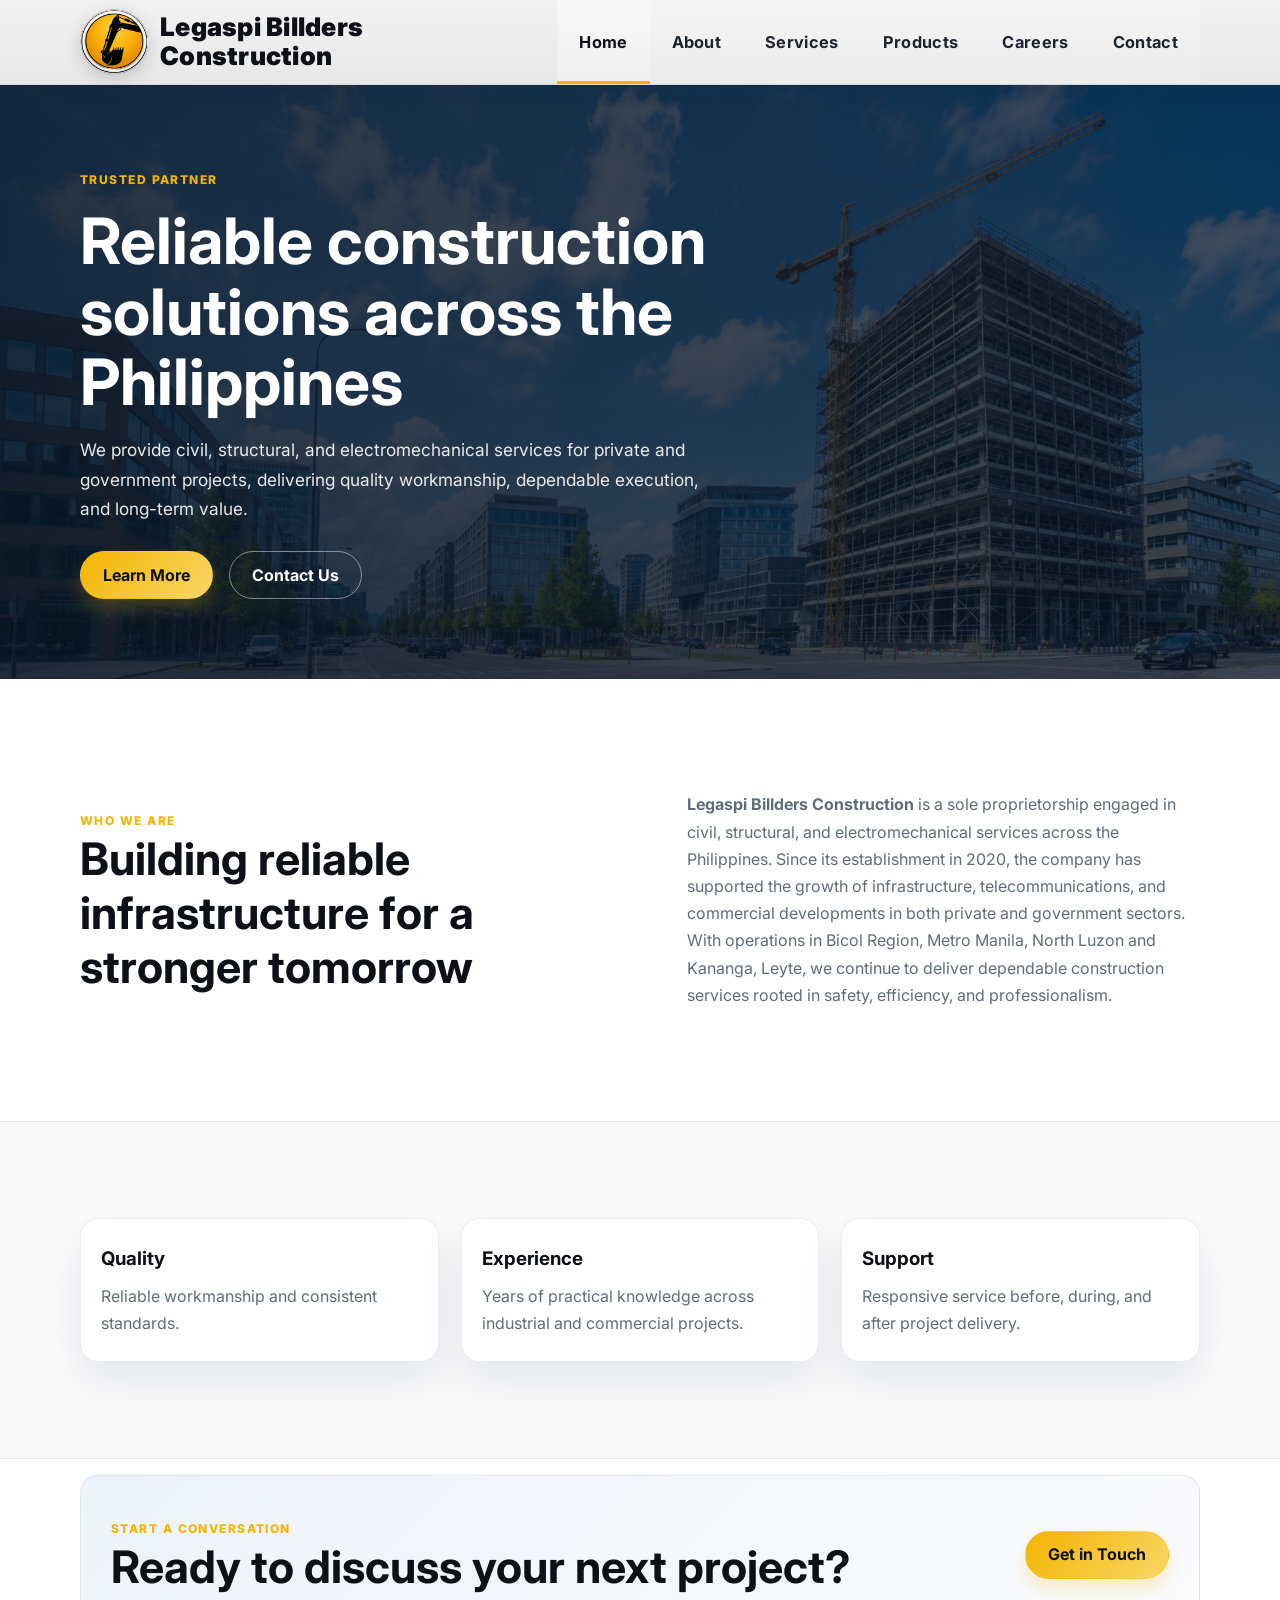
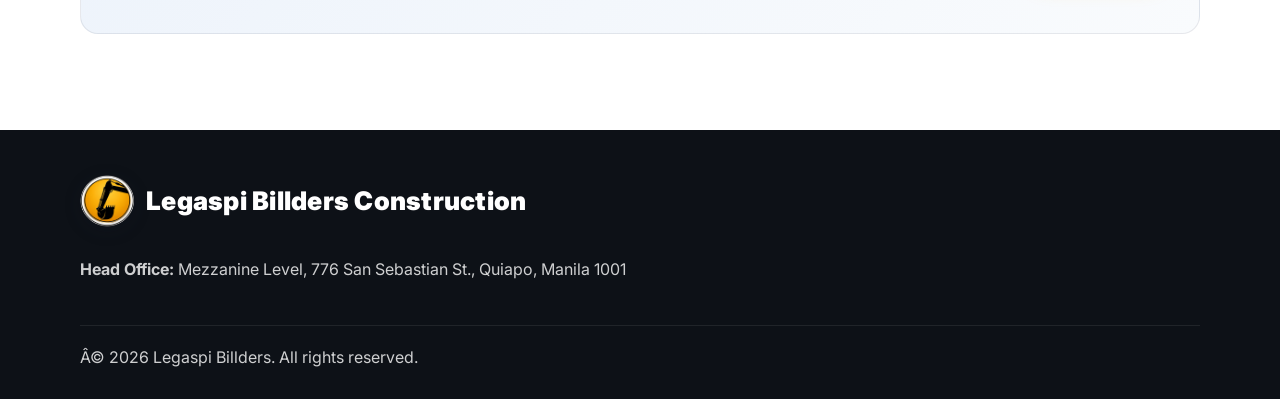
<file: index.html>
﻿<!DOCTYPE html>
<html lang="en">
  <head>
    <meta charset="UTF-8" />
    <meta name="viewport" content="width=device-width, initial-scale=1.0" />
    <title>Legaspi Billders Construction</title>
    <meta name="description" content="Legaspi Billders Construction specializes in civil, structural, and electromechanical services for infrastructure, telecom, and commercial projects across the Philippines." />
    <link rel="preconnect" href="https://fonts.googleapis.com" />
    <link rel="preconnect" href="https://fonts.gstatic.com" crossorigin />
    <link href="https://fonts.googleapis.com/css2?family=Inter:wght@400;500;600;700;800&display=swap" rel="stylesheet" />
    <link rel="stylesheet" href="css/style.css" />
  </head>
  <body>
    <header class="site-header">
      <div class="container nav">
        <div class="brand">
          <img src="assets/logo.svg" alt="Legaspi Billders Construction logo" class="brand-logo" />
          <span id="brand-name">Legaspi Billders Construction</span>
        </div>
        <nav class="main-nav" aria-label="Main navigation">
          <a href="index.html" class="active">Home</a>
          <a href="about.html">About</a>
          <a href="services.html">Services</a>
          <a href="products.html">Products</a>
          <a href="careers.html">Careers</a>
          <a href="contact.html">Contact</a>
        </nav>
      </div>
    </header>

    <main>
      <section class="hero">
        <div class="hero-overlay"></div>
        <div class="container hero-inner">
          <div class="hero-copy">
            <span class="eyebrow">Trusted partner</span>
            <h1 id="hero-title">Reliable construction solutions across the Philippines</h1>
            <p id="hero-subtitle">
              We provide civil, structural, and electromechanical services for private and government projects, delivering quality workmanship, dependable execution, and long-term value.
            </p>
            <div class="hero-actions">
              <a class="btn btn-primary" href="about.html">Learn More</a>
              <a class="btn btn-secondary" href="contact.html">Contact Us</a>
            </div>
          </div>
        </div>
      </section>

      <section class="section intro">
        <div class="container two-col">
          <div>
            <span class="section-tag">Who We Are</span>
            <h2 id="about-title">Building reliable infrastructure for a stronger tomorrow</h2>
          </div>
          <div>
            <p id="about-summary">
              <strong>Legaspi Billders Construction</strong> is a sole proprietorship engaged in civil, structural, and electromechanical services across the Philippines. Since its establishment in 2020, the company has supported the growth of infrastructure, telecommunications, and commercial developments in both private and government sectors. With operations in Bicol Region, Metro Manila, North Luzon and Kananga, Leyte, we continue to deliver dependable construction services rooted in safety, efficiency, and professionalism.
            </p>
          </div>
        </div>
      </section>

      <section class="section highlight-band">
        <div class="container three-col">
          <div class="info-box">
            <h3>Quality</h3>
            <p>Reliable workmanship and consistent standards.</p>
          </div>
          <div class="info-box">
            <h3>Experience</h3>
            <p>Years of practical knowledge across industrial and commercial projects.</p>
          </div>
          <div class="info-box">
            <h3>Support</h3>
            <p>Responsive service before, during, and after project delivery.</p>
          </div>
        </div>
      </section>

      <section class="section cta-section">
        <div class="container cta-box">
          <div>
            <span class="section-tag">Start a conversation</span>
            <h2>Ready to discuss your next project?</h2>
          </div>
          <a class="btn btn-primary" href="contact.html">Get in Touch</a>
        </div>
      </section>
    </main>

    <footer class="site-footer">
      <div class="container footer-inner">
        <div>
          <div class="brand footer-brand">
            <img src="assets/logo.svg" alt="Legaspi Billders Construction logo" class="brand-logo footer-logo" />
            <span id="footer-brand">Legaspi Billders Construction</span>
          </div>
          <p><strong>Head Office:</strong> <span id="footer-head-office">Mezzanine Level, 776 San Sebastian St., Quiapo, Manila 1001</span></p>
        </div>
      </div>
      <div class="container footer-bottom">
        <p>Â© <span id="year"></span> <span id="company-short">Legaspi Billders Construction</span>. All rights reserved.</p>
      </div>
    </footer>

    <script src="js/site-data.js"></script>
  </body>
</html>
</file>
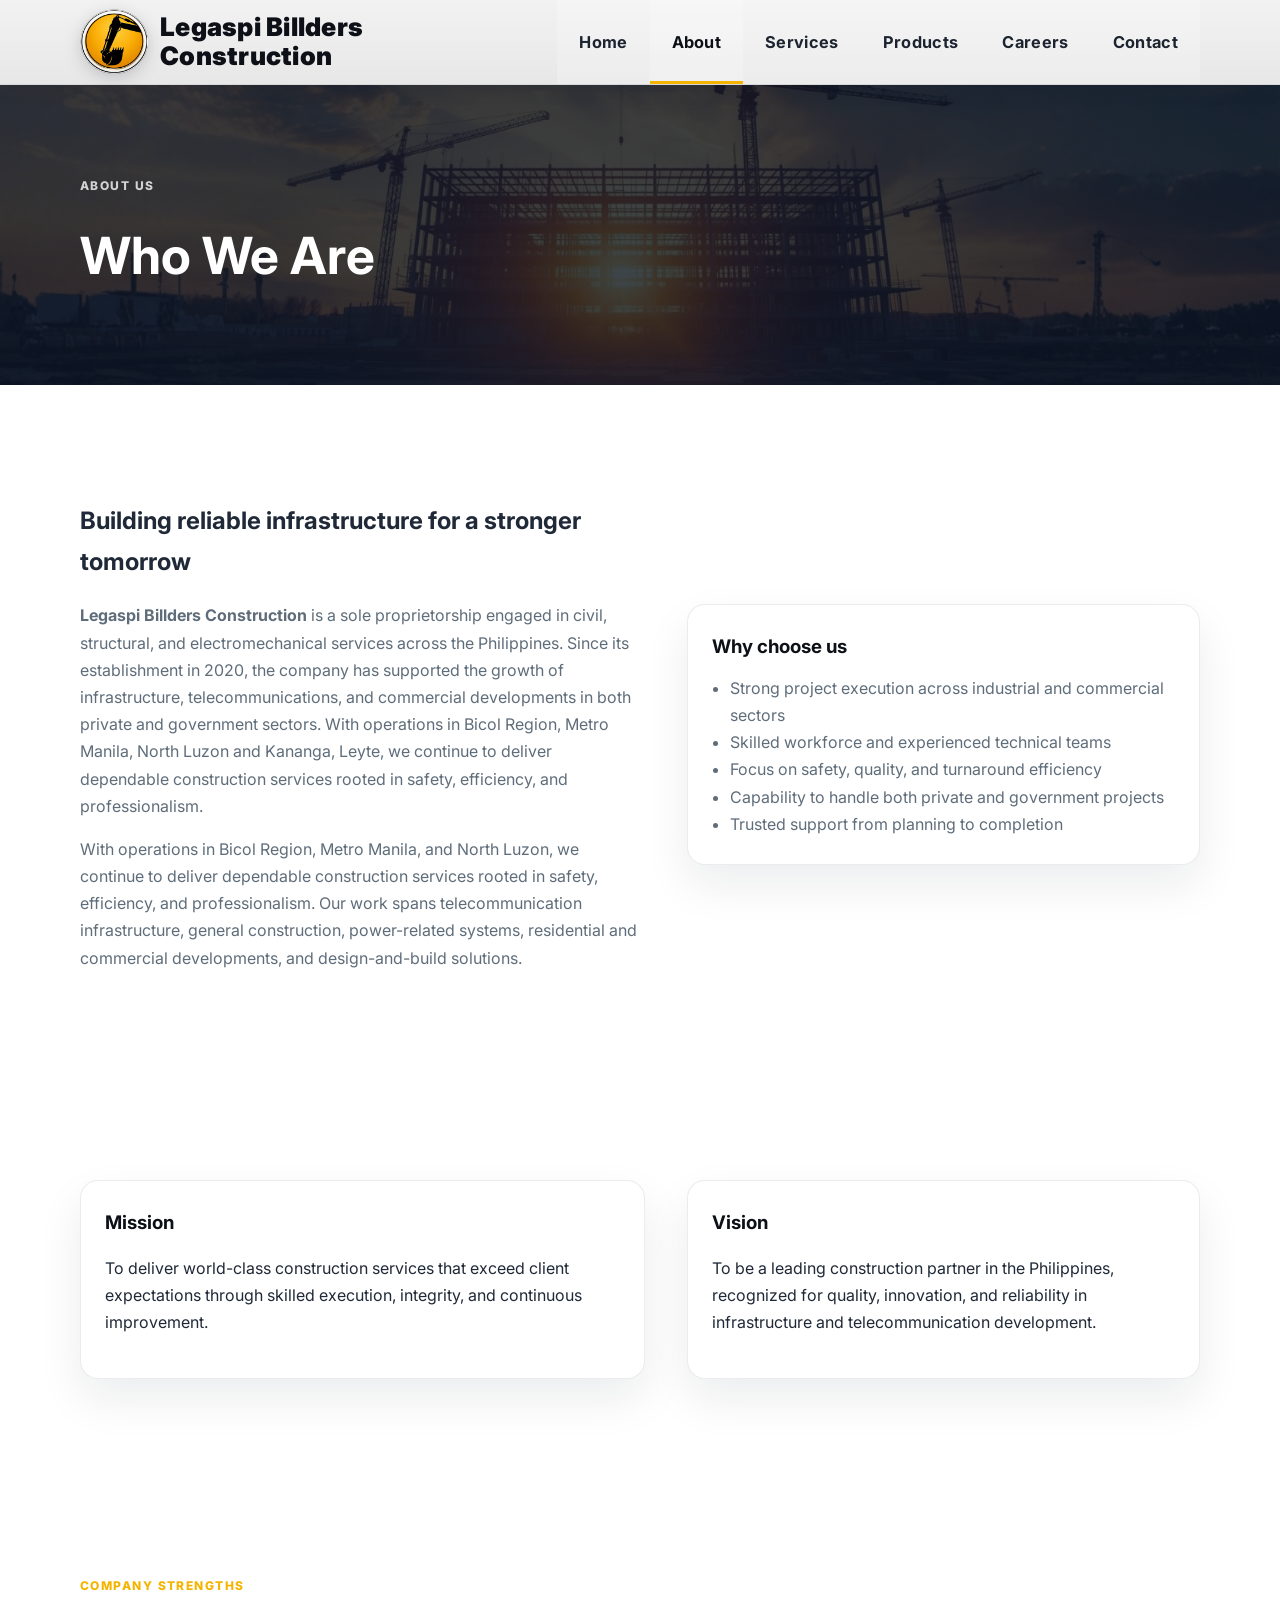
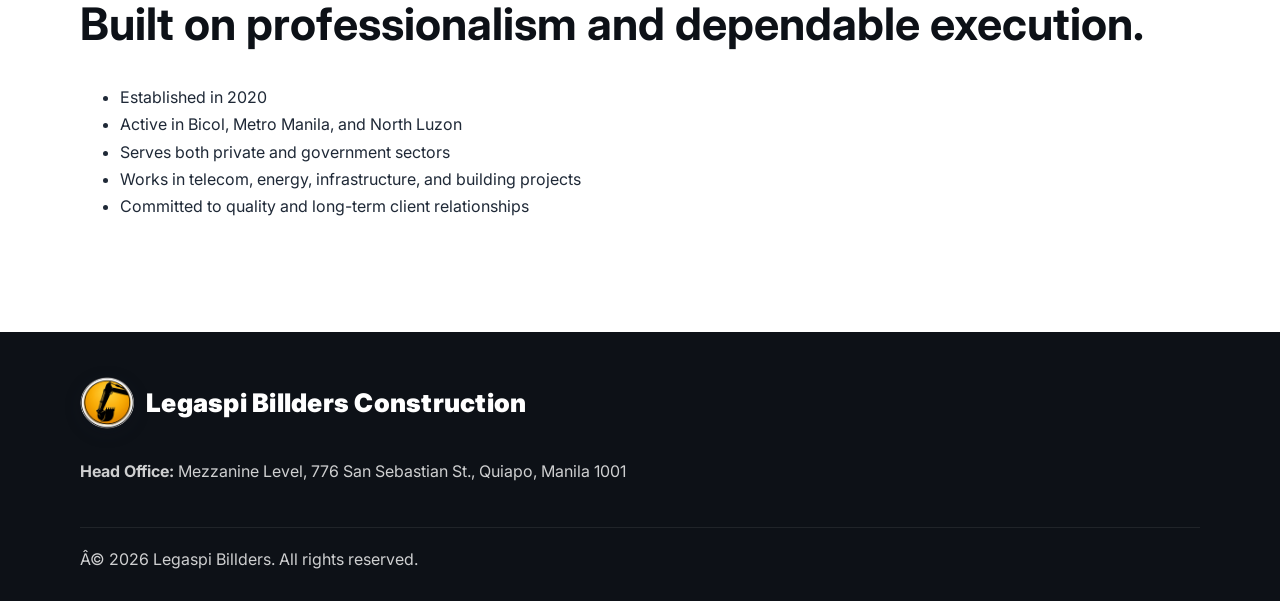
<file: about.html>
﻿<!DOCTYPE html>
<html lang="en">
  <head>
    <meta charset="UTF-8" />
    <meta name="viewport" content="width=device-width, initial-scale=1.0" />
    <title>About | Legaspi Billders Construction</title>
    <meta name="description" content="Learn more about Legaspi Billders Construction, our mission, vision, and commitment to dependable construction across the Philippines." />
    <link rel="preconnect" href="https://fonts.googleapis.com" />
    <link rel="preconnect" href="https://fonts.gstatic.com" crossorigin />
    <link href="https://fonts.googleapis.com/css2?family=Inter:wght@400;500;600;700;800&display=swap" rel="stylesheet" />
    <link rel="stylesheet" href="css/style.css" />
  </head>
  <body class="page-about">
    <header class="site-header">
      <div class="container nav">
        <div class="brand">
          <img src="assets/logo.svg" alt="Legaspi Billders Construction logo" class="brand-logo" />
          <span id="brand-name">Legaspi Billders Construction</span>
        </div>
        <nav class="main-nav" aria-label="Main navigation">
          <a href="index.html">Home</a>
          <a href="about.html" class="active">About</a>
          <a href="services.html">Services</a>
          <a href="products.html">Products</a>
          <a href="careers.html">Careers</a>
          <a href="contact.html">Contact</a>
        </nav>
      </div>
    </header>

    <main>
      <section class="page-hero small-hero">
        <div class="page-hero-overlay"></div>
        <div class="container page-hero-inner">
          <span class="section-tag light">About Us</span>
          <h1>Who We Are</h1>
        </div>
      </section>

      <section class="section">
        <div class="container content-grid">
          <div>
            <h2 id="about-title">Building reliable infrastructure for a stronger tomorrow</h2>
            <p id="about-summary">
              Legaspi Billders Construction is a sole proprietorship engaged in civil, structural, and electromechanical services across the Philippines. Since its establishment in 2020, the company has supported the growth of infrastructure, telecommunications, and commercial developments in both private and government sectors.
            </p>
            <p>
              With operations in Bicol Region, Metro Manila, and North Luzon, we continue to deliver dependable construction services rooted in safety, efficiency, and professionalism. Our work spans telecommunication infrastructure, general construction, power-related systems, residential and commercial developments, and design-and-build solutions.
            </p>
          </div>
          <div class="info-panel">
            <h3>Why choose us</h3>
            <ul id="why-list">
              <li>Strong project execution across industrial and commercial sectors</li>
              <li>Skilled workforce and experienced technical teams</li>
              <li>Focus on safety, quality, and turnaround efficiency</li>
              <li>Capability to handle both private and government projects</li>
              <li>Trusted support from planning to completion</li>
            </ul>
          </div>
        </div>
      </section>

      <section class="section">
        <div class="container two-col">
          <div class="info-panel">
            <h3>Mission</h3>
            <p id="mission-text">To deliver world-class construction services that exceed client expectations through skilled execution, integrity, and continuous improvement.</p>
          </div>
          <div class="info-panel">
            <h3>Vision</h3>
            <p id="vision-text">To be a leading construction partner in the Philippines, recognized for quality, innovation, and reliability in infrastructure and telecommunication development.</p>
          </div>
        </div>
      </section>

      <section class="section">
        <div class="container">
          <div class="section-header">
            <span class="section-tag">Company strengths</span>
            <h2>Built on professionalism and dependable execution.</h2>
          </div>
          <ul class="check-list" id="strengths-list">
            <li>Established in 2020</li>
            <li>Active in Bicol, Metro Manila, and North Luzon</li>
            <li>Serves both private and government sectors</li>
            <li>Works in telecom, energy, infrastructure, and building projects</li>
            <li>Committed to quality and long-term client relationships</li>
          </ul>
        </div>
      </section>
    </main>

    <footer class="site-footer">
      <div class="container footer-inner">
        <div>
          <div class="brand footer-brand">
            <img src="assets/logo.svg" alt="Legaspi Billders Construction logo" class="brand-logo footer-logo" />
            <span id="footer-brand">Legaspi Billders Construction</span>
          </div>
          <p><strong>Head Office:</strong> <span id="footer-head-office">Mezzanine Level, 776 San Sebastian St., Quiapo, Manila 1001</span></p>
        </div>
      </div>
      <div class="container footer-bottom">
        <p>Â© <span id="year"></span> <span id="company-short">Legaspi Billders Construction</span>. All rights reserved.</p>
      </div>
    </footer>

    <script src="js/site-data.js"></script>
  </body>
</html>
</file>
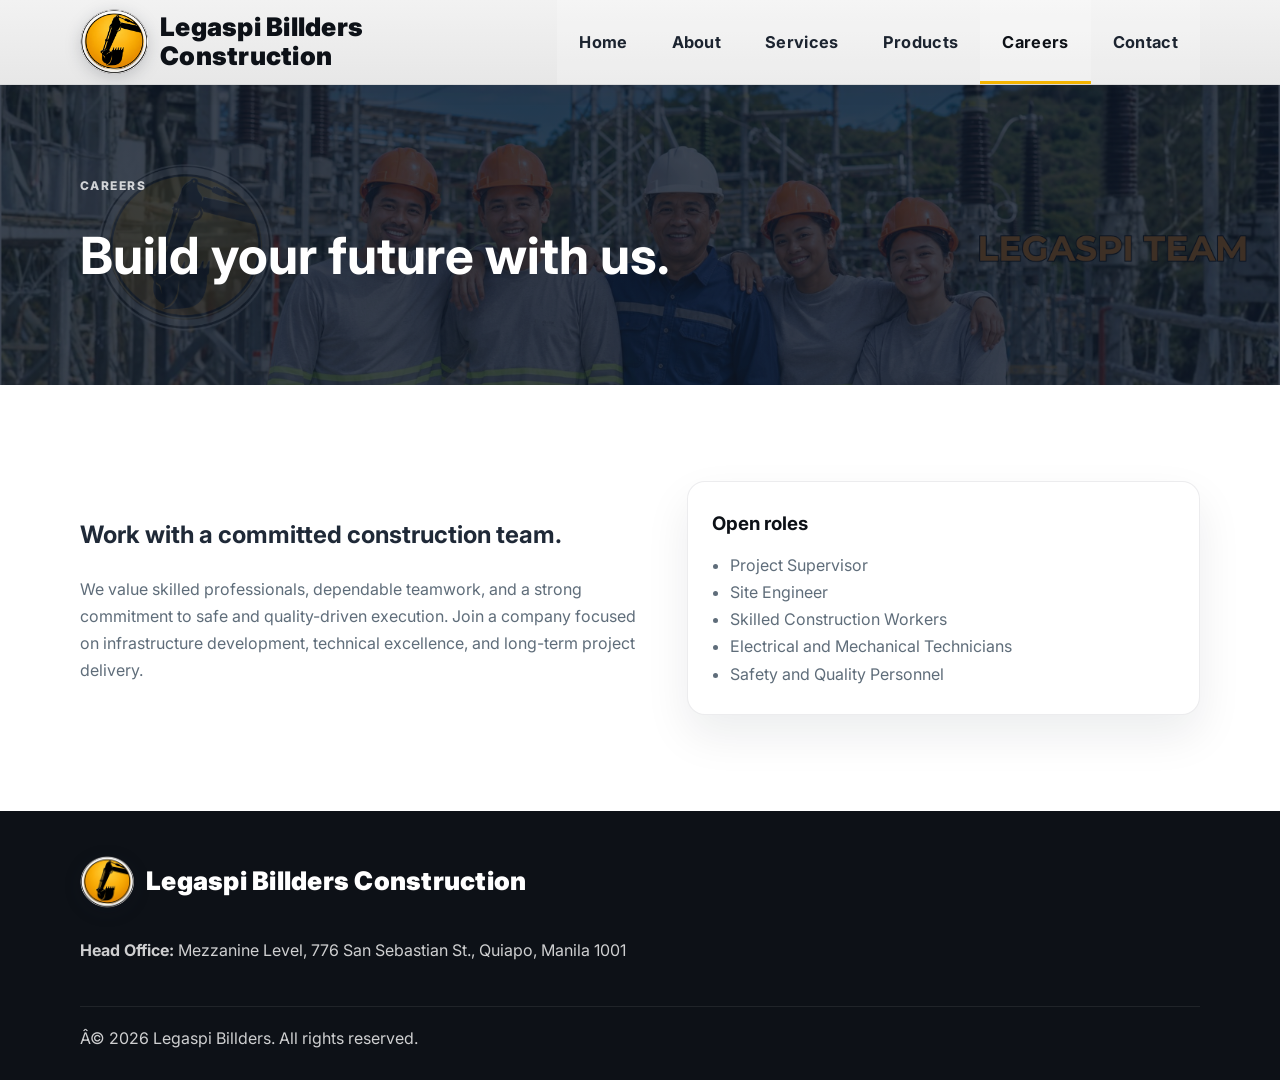
<file: careers.html>
﻿<!DOCTYPE html>
<html lang="en">
  <head>
    <meta charset="UTF-8" />
    <meta name="viewport" content="width=device-width, initial-scale=1.0" />
    <title>Careers | Legaspi Billders Construction</title>
    <meta name="description" content="Join Legaspi Billders Construction and build with a committed construction team." />
    <link rel="preconnect" href="https://fonts.googleapis.com" />
    <link rel="preconnect" href="https://fonts.gstatic.com" crossorigin />
    <link href="https://fonts.googleapis.com/css2?family=Inter:wght@400;500;600;700;800&display=swap" rel="stylesheet" />
    <link rel="stylesheet" href="css/style.css" />
  </head>
  <body class="page-careers">
    <header class="site-header">
      <div class="container nav">
        <div class="brand">
          <img src="assets/logo.svg" alt="Legaspi Billders Construction logo" class="brand-logo" />
          <span id="brand-name">Legaspi Billders Construction</span>
        </div>
        <nav class="main-nav" aria-label="Main navigation">
          <a href="index.html">Home</a>
          <a href="about.html">About</a>
          <a href="services.html">Services</a>
          <a href="products.html">Products</a>
          <a href="careers.html" class="active">Careers</a>
          <a href="contact.html">Contact</a>
        </nav>
      </div>
    </header>

    <main>
      <section class="page-hero small-hero">
        <div class="page-hero-overlay"></div>
        <div class="container page-hero-inner">
          <span class="section-tag light">Careers</span>
          <h1>Build your future with us.</h1>
        </div>
      </section>

      <section class="section">
        <div class="container content-grid">
          <div>
            <h2>Work with a committed construction team.</h2>
            <p>We value skilled professionals, dependable teamwork, and a strong commitment to safe and quality-driven execution. Join a company focused on infrastructure development, technical excellence, and long-term project delivery.</p>
          </div>
          <div class="info-panel">
            <h3>Open roles</h3>
            <ul>
              <li>Project Supervisor</li>
              <li>Site Engineer</li>
              <li>Skilled Construction Workers</li>
              <li>Electrical and Mechanical Technicians</li>
              <li>Safety and Quality Personnel</li>
            </ul>
          </div>
        </div>
      </section>
    </main>

    <footer class="site-footer">
      <div class="container footer-inner">
        <div>
          <div class="brand footer-brand">
            <img src="assets/logo.svg" alt="Legaspi Billders Construction logo" class="brand-logo footer-logo" />
            <span id="footer-brand">Legaspi Billders Construction</span>
          </div>
          <p><strong>Head Office:</strong> <span id="footer-head-office">Mezzanine Level, 776 San Sebastian St., Quiapo, Manila 1001</span></p>
        </div>
      </div>
      <div class="container footer-bottom">
        <p>Â© <span id="year"></span> <span id="company-short">Legaspi Billders Construction</span>. All rights reserved.</p>
      </div>
    </footer>

    <script src="js/site-data.js"></script>
  </body>
</html>
</file>
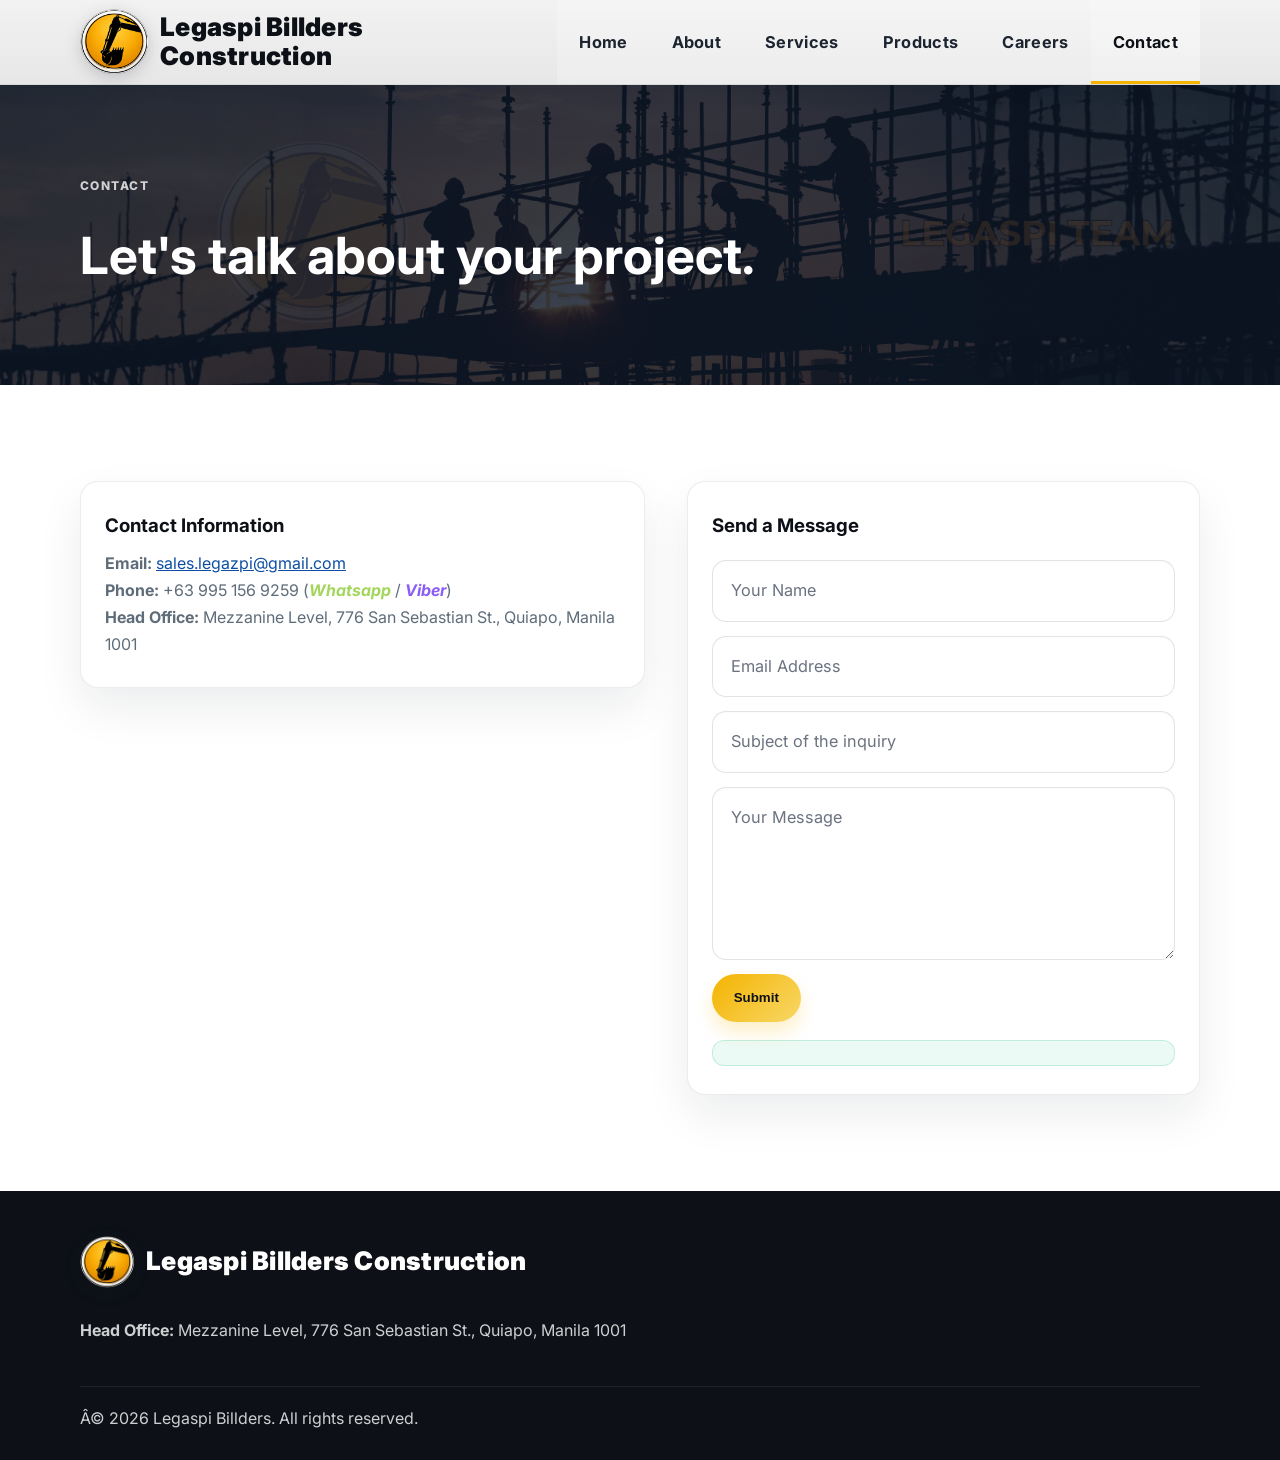
<file: contact.html>
﻿<!DOCTYPE html>
<html lang="en">
  <head>
    <meta charset="UTF-8" />
    <meta name="viewport" content="width=device-width, initial-scale=1.0" />
    <title>Contact | Legaspi Billders Construction</title>
    <meta name="description" content="Get in touch with Legaspi Billders Construction for your next construction, telecom, or infrastructure project." />
    <link rel="preconnect" href="https://fonts.googleapis.com" />
    <link rel="preconnect" href="https://fonts.gstatic.com" crossorigin />
    <link href="https://fonts.googleapis.com/css2?family=Inter:wght@400;500;600;700;800&display=swap" rel="stylesheet" />
    <link rel="stylesheet" href="css/style.css" />
  </head>
  <body class="page-contact">
    <header class="site-header">
      <div class="container nav">
        <div class="brand">
          <img src="assets/logo.svg" alt="Legaspi Billders Construction logo" class="brand-logo" />
          <span id="brand-name">Legaspi Billders Construction</span>
        </div>
        <nav class="main-nav" aria-label="Main navigation">
          <a href="index.html">Home</a>
          <a href="about.html">About</a>
          <a href="services.html">Services</a>
          <a href="products.html">Products</a>
          <a href="careers.html">Careers</a>
          <a href="contact.html" class="active">Contact</a>
        </nav>
      </div>
    </header>

    <main>
      <section class="page-hero small-hero">
        <div class="page-hero-overlay"></div>
        <div class="container page-hero-inner">
          <span class="section-tag light">Contact</span>
          <h1>Let's talk about your project.</h1>
        </div>
      </section>

      <section class="section">
        <div class="container contact-grid">
          <div class="contact-card">
            <h3>Contact Information</h3>
            <p><strong>Email:</strong> <a href="mailto:sales.legazpi@gmail.com" id="contact-email" style="color:#0d4ea3; text-decoration:underline;">sales.legazpi@gmail.com</a></p>
            <p><strong>Phone:</strong> <span id="contact-phone">+63 995 156 9259 (<strong><em style="color:#a3d65c;">Whatsapp</em></strong> / <strong><em style="color:#8a5cf6;">Viber</em></strong>)</span></p>
            <p><strong>Head Office:</strong> <span id="contact-head-office">Mezzanine Level, 776 San Sebastian St., Quiapo, Manila 1001</span></p>
          </div>
          <div class="contact-card">
            <h3>Send a Message</h3>
            <form class="contact-form" id="contactForm" action="https://formsubmit.co/sales.legazpi@gmail.com" method="POST">
              <input type="text" name="name" placeholder="Your Name" aria-label="Your Name" required />
              <input type="email" name="email" placeholder="Email Address" aria-label="Email Address" required />
              <input type="text" name="subject" placeholder="Subject of the inquiry" aria-label="Subject of the inquiry" required />
              <textarea rows="5" name="message" placeholder="Your Message" aria-label="Your Message" required></textarea>
              <input type="hidden" name="_captcha" value="false" />
              <input type="hidden" name="_subject" value="New message from Legaspi Billders website" />
              <input type="hidden" name="_next" value="https://legazpibillders.github.io/aboutus/contact.html?submitted=1" />
              <button type="submit" class="btn btn-primary">Submit</button>
            </form>
            <div id="form-status" class="form-status" aria-live="polite"></div>
          </div>
        </div>
      </section>
    </main>

    <footer class="site-footer">
      <div class="container footer-inner">
        <div>
          <div class="brand footer-brand">
            <img src="assets/logo.svg" alt="Legaspi Billders Construction logo" class="brand-logo footer-logo" />
            <span id="footer-brand">Legaspi Billders Construction</span>
          </div>
          <p><strong>Head Office:</strong> <span id="footer-head-office">Mezzanine Level, 776 San Sebastian St., Quiapo, Manila 1001</span></p>
        </div>
      </div>
      <div class="container footer-bottom">
        <p>Â© <span id="year"></span> <span id="company-short">Legaspi Billders Construction</span>. All rights reserved.</p>
      </div>
    </footer>

    <script src="js/site-data.js"></script>
    <script>
      document.addEventListener("DOMContentLoaded", () => {
        const status = document.getElementById("form-status");
        if (!status) return;

        const params = new URLSearchParams(window.location.search);
        if (params.get("submitted") === "1") {
          status.textContent = "Thank you! Your message has been sent successfully.";
          status.classList.add("success");
        }

        const form = document.getElementById("contactForm");
        if (!form) return;

        const subjectField = form.querySelector('input[name="subject"]');
        const hiddenSubject = form.querySelector('input[name="_subject"]');

        if (subjectField && hiddenSubject) {
          form.addEventListener("submit", () => {
            const value = subjectField.value.trim();
            hiddenSubject.value = value || "New message from Legaspi Billders website";
          });
        }
      });
    </script>
  </body>
</html>
</file>
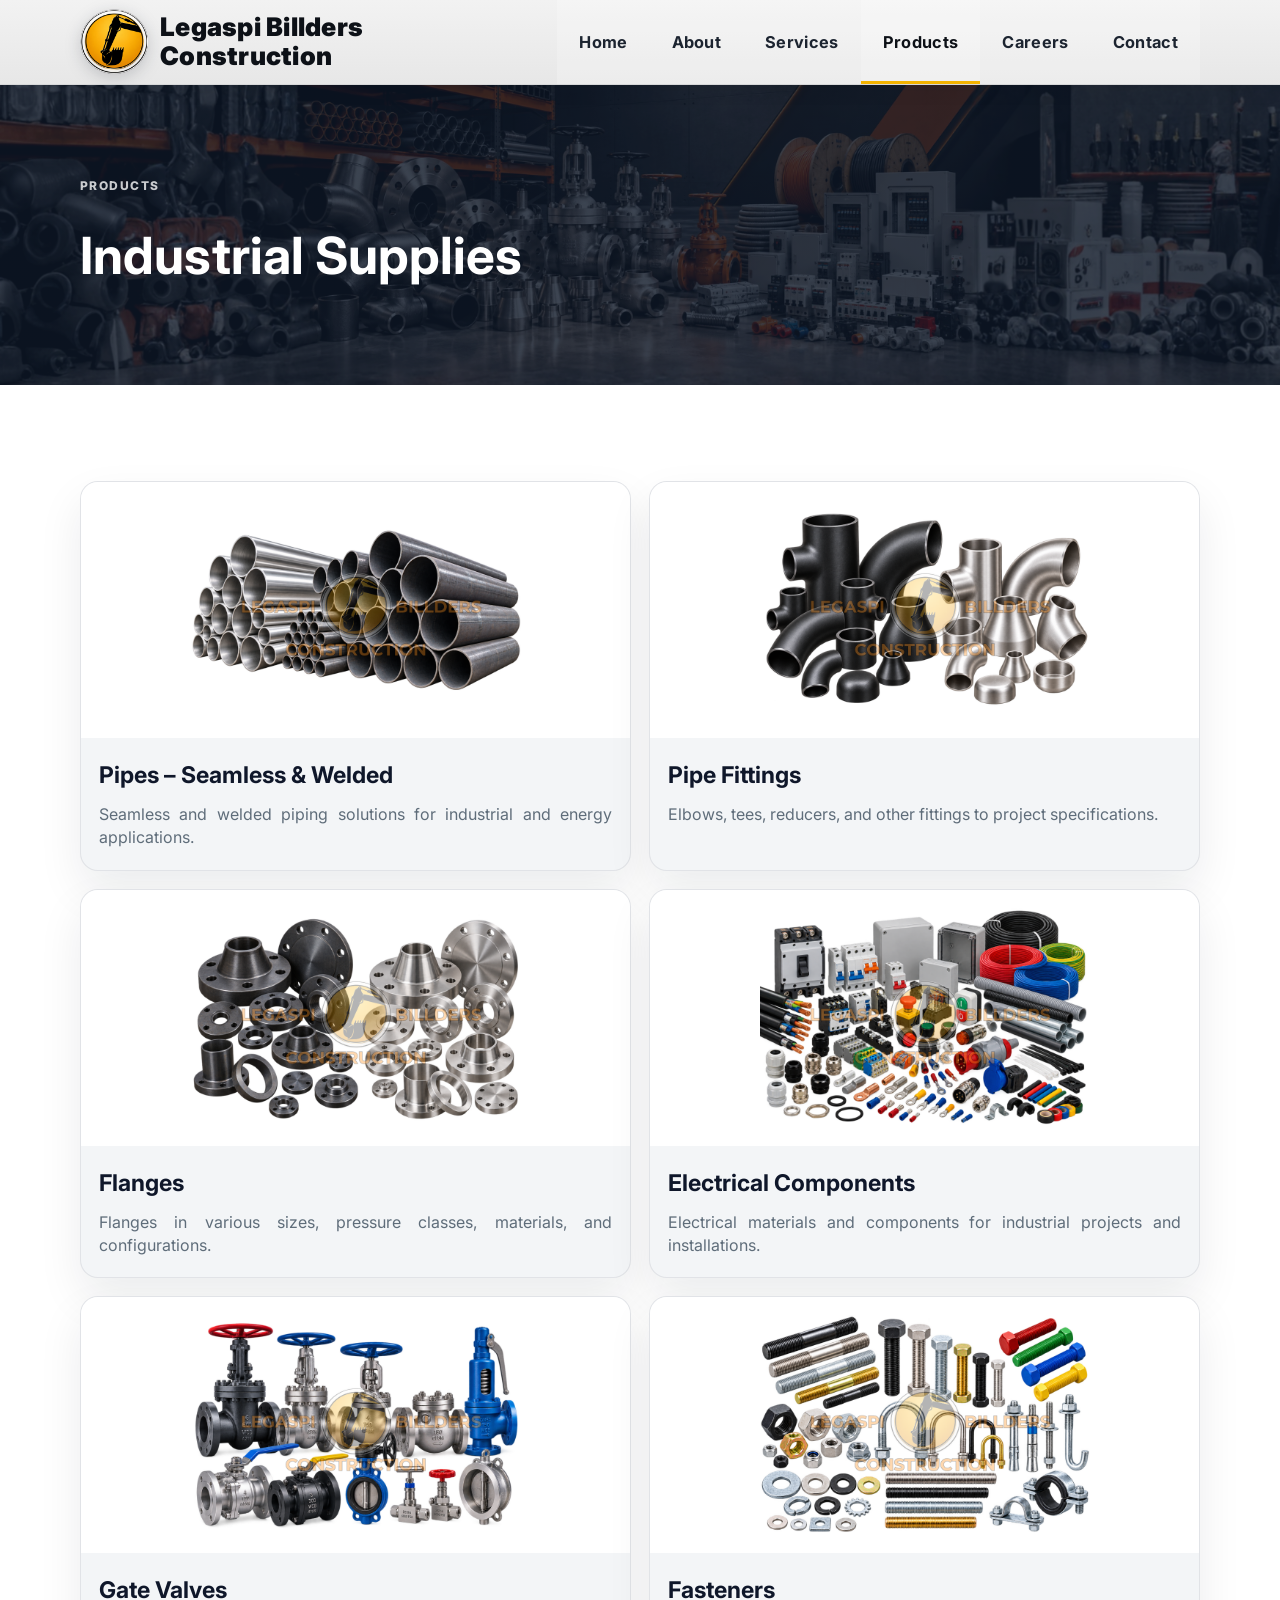
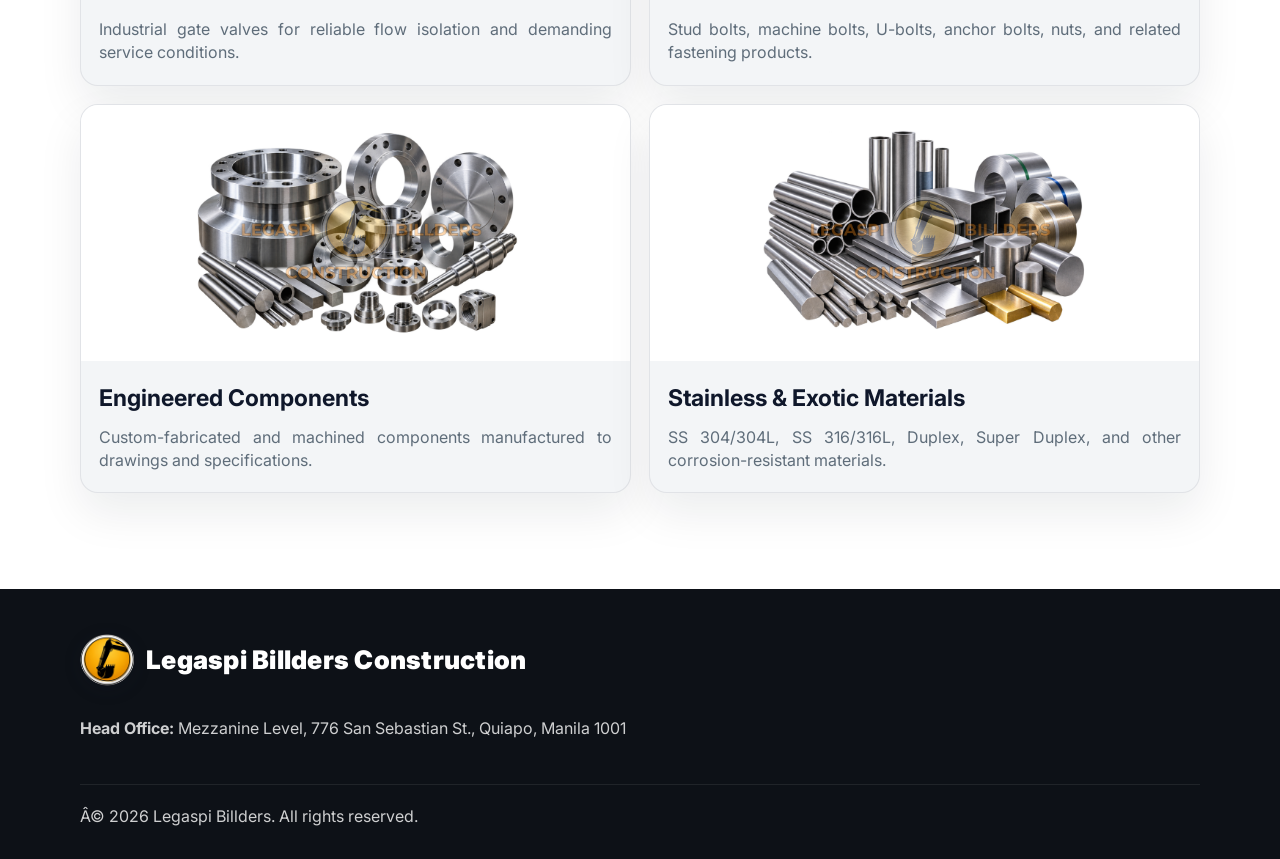
<file: products.html>
﻿<!DOCTYPE html>
<html lang="en">
  <head>
    <meta charset="UTF-8" />
    <meta name="viewport" content="width=device-width, initial-scale=1.0" />
    <title>Products | Legaspi Billders Construction</title>
    <meta name="description" content="Products and key business offerings of Legaspi Billders Construction." />
    <link rel="preconnect" href="https://fonts.googleapis.com" />
    <link rel="preconnect" href="https://fonts.gstatic.com" crossorigin />
    <link href="https://fonts.googleapis.com/css2?family=Inter:wght@400;500;600;700;800&display=swap" rel="stylesheet" />
    <link rel="stylesheet" href="css/style.css" />
  </head>
  <body class="page-products">
    <header class="site-header">
      <div class="container nav">
        <div class="brand">
          <img src="assets/logo.svg" alt="Legaspi Billders Construction logo" class="brand-logo" />
          <span id="brand-name">Legaspi Billders Construction</span>
        </div>
        <nav class="main-nav" aria-label="Main navigation">
          <a href="index.html">Home</a>
          <a href="about.html">About</a>
          <a href="services.html">Services</a>
          <a href="products.html" class="active">Products</a>
          <a href="careers.html">Careers</a>
          <a href="contact.html">Contact</a>
        </nav>
      </div>
    </header>

    <main>
      <section class="page-hero small-hero">
        <div class="page-hero-overlay"></div>
        <div class="container page-hero-inner">
          <span class="section-tag light">Products</span>
          <h1>Industrial Supplies</h1>
        </div>
      </section>

      <section class="section">
        <div class="container">
          <div class="card-grid wide-grid" id="services-grid"></div>
        </div>
      </section>
    </main>

    <footer class="site-footer">
      <div class="container footer-inner">
        <div>
          <div class="brand footer-brand">
            <img src="assets/logo.svg" alt="Legaspi Billders Construction logo" class="brand-logo footer-logo" />
            <span id="footer-brand">Legaspi Billders Construction</span>
          </div>
          <p><strong>Head Office:</strong> <span id="footer-head-office">Mezzanine Level, 776 San Sebastian St., Quiapo, Manila 1001</span></p>
        </div>
      </div>
      <div class="container footer-bottom">
        <p>Â© <span id="year"></span> <span id="company-short">Legaspi Billders Construction</span>. All rights reserved.</p>
      </div>
    </footer>

    <script src="js/site-data.js"></script>
  </body>
</html>
</file>
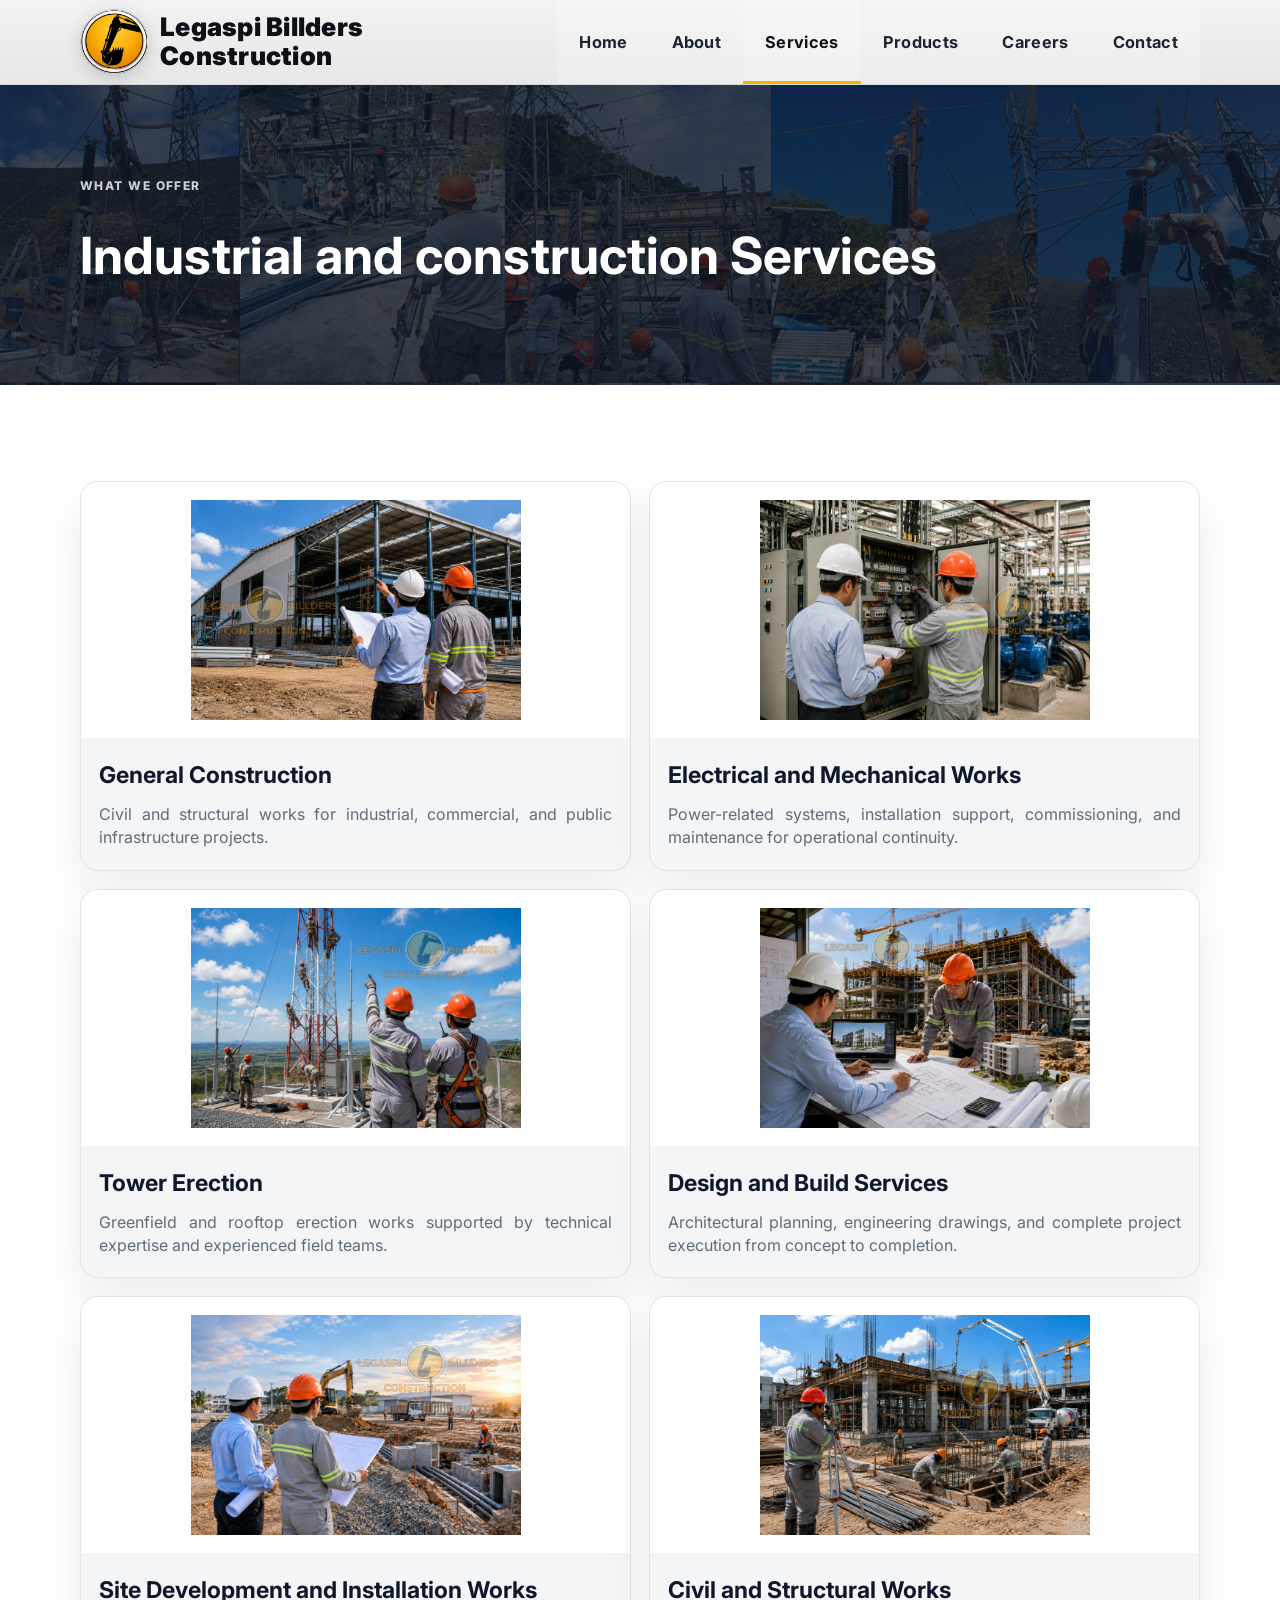
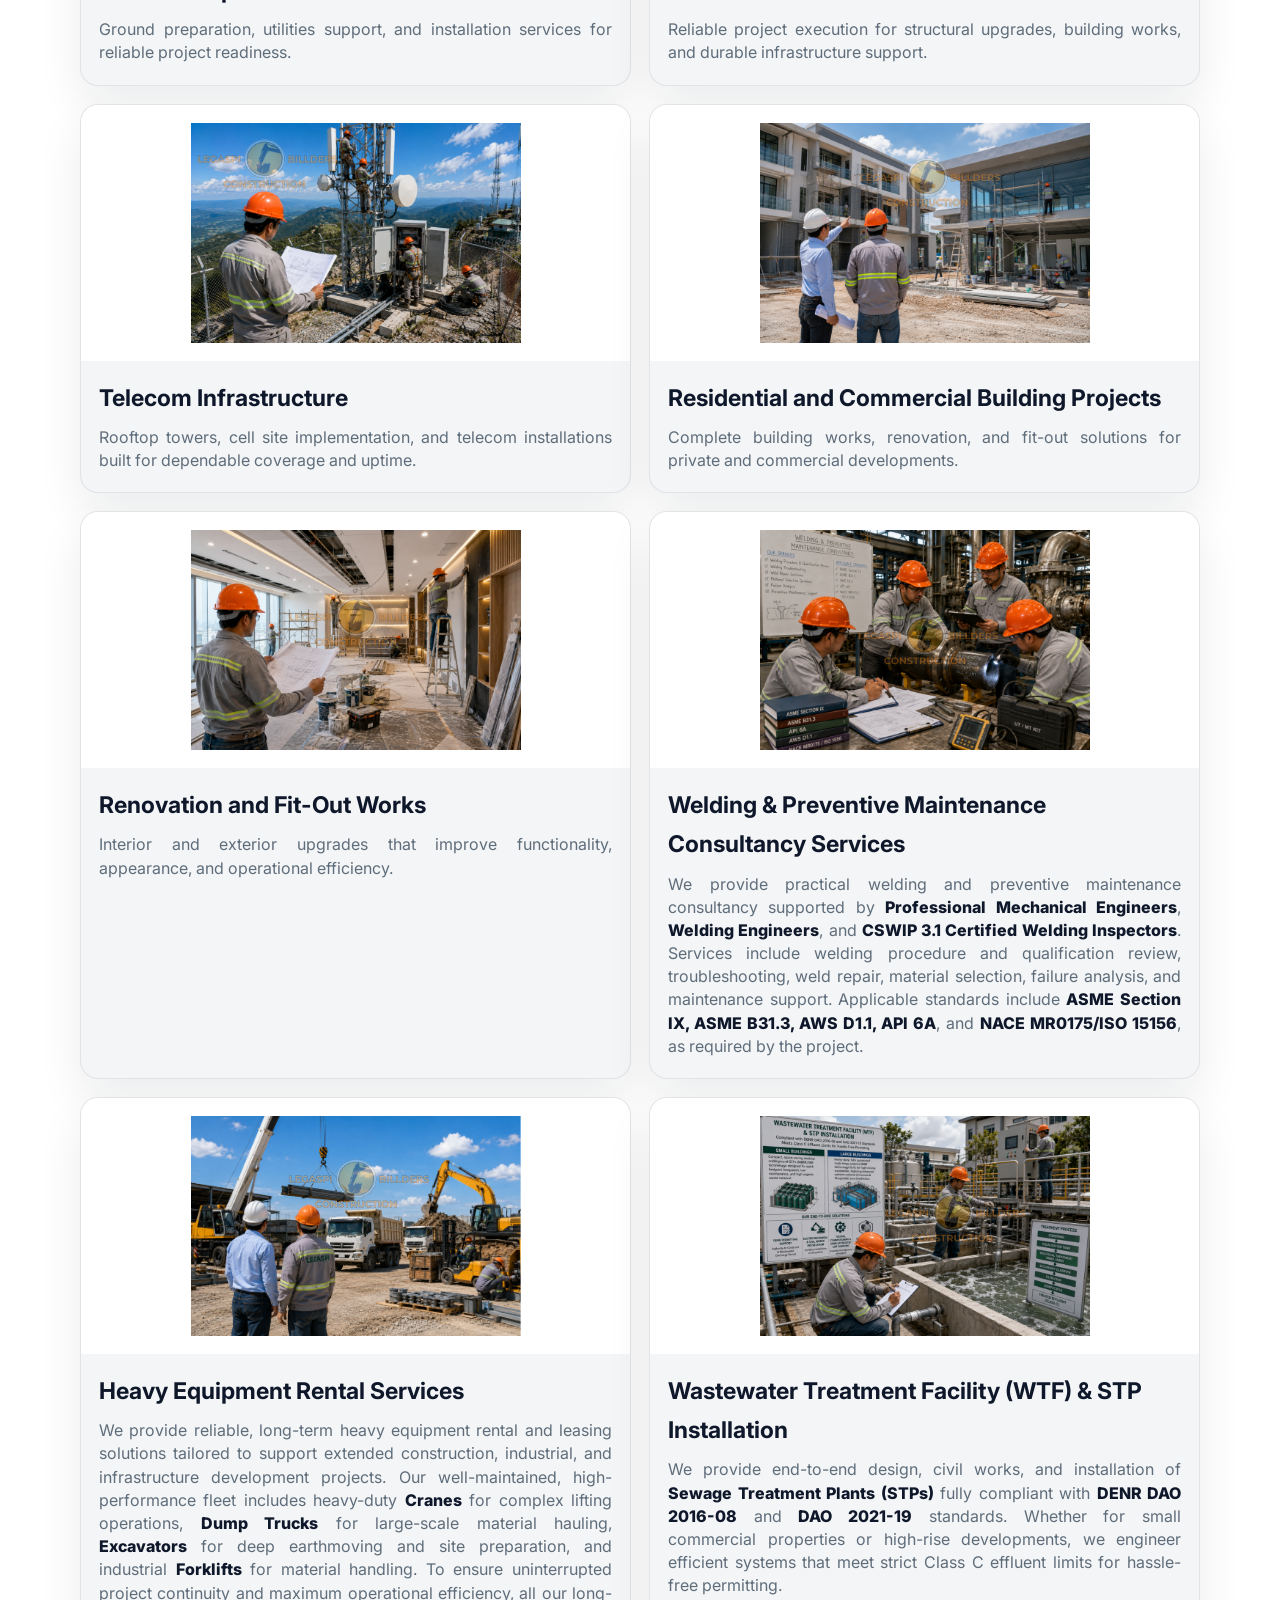
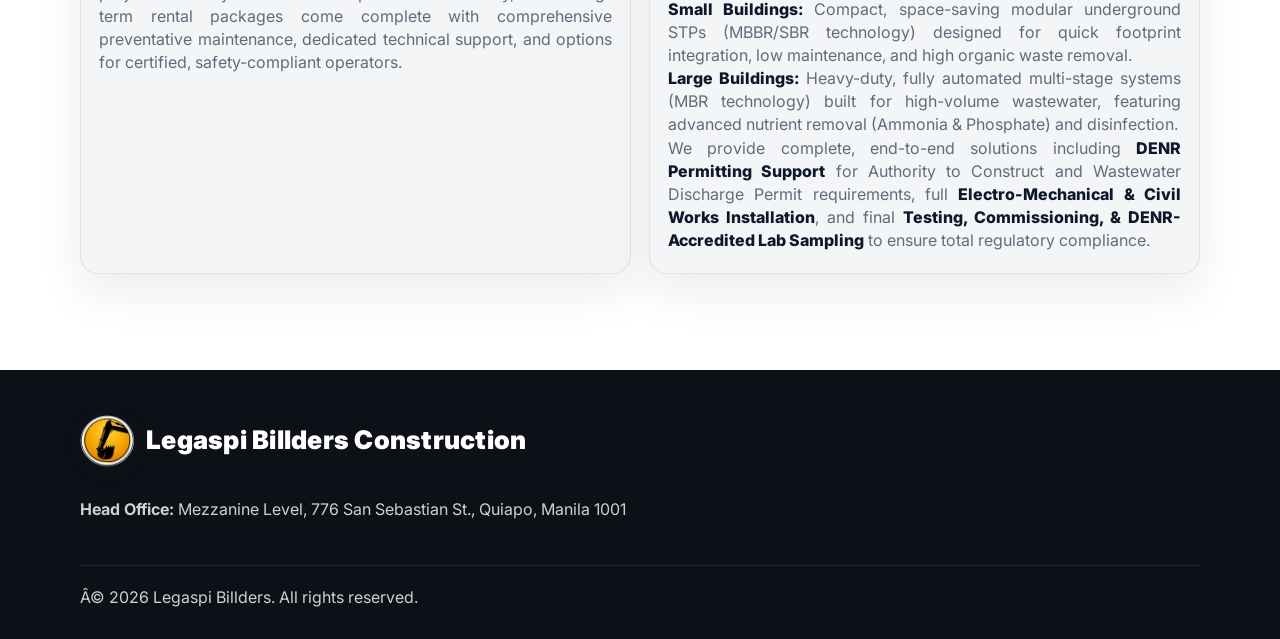
<file: services.html>
﻿<!DOCTYPE html>
<html lang="en">
  <head>
    <meta charset="UTF-8" />
    <meta name="viewport" content="width=device-width, initial-scale=1.0" />
    <title>Services | Legaspi Billders Construction</title>
    <meta name="description" content="Explore the core construction and infrastructure services delivered by Legaspi Billders Construction." />
    <link rel="preconnect" href="https://fonts.googleapis.com" />
    <link rel="preconnect" href="https://fonts.gstatic.com" crossorigin />
    <link href="https://fonts.googleapis.com/css2?family=Inter:wght@400;500;600;700;800&display=swap" rel="stylesheet" />
    <link rel="stylesheet" href="css/style.css" />
  </head>
  <body class="page-services">
    <header class="site-header">
      <div class="container nav">
        <div class="brand">
          <img src="assets/logo.svg" alt="Legaspi Billders Construction logo" class="brand-logo" />
          <span id="brand-name">Legaspi Billders Construction</span>
        </div>
        <nav class="main-nav" aria-label="Main navigation">
          <a href="index.html">Home</a>
          <a href="about.html">About</a>
          <a href="services.html" class="active">Services</a>
          <a href="products.html">Products</a>
          <a href="careers.html">Careers</a>
          <a href="contact.html">Contact</a>
        </nav>
      </div>
    </header>

    <main>
      <section class="page-hero small-hero">
        <div class="page-hero-overlay"></div>
        <div class="container page-hero-inner">
          <span class="section-tag light">What We Offer</span>
          <h1>Industrial and construction Services</h1>
        </div>
      </section>

      <section class="section">
        <div class="container">
          <div class="card-grid wide-grid" id="services-grid"></div>
        </div>
      </section>
    </main>

    <footer class="site-footer">
      <div class="container footer-inner">
        <div>
          <div class="brand footer-brand">
            <img src="assets/logo.svg" alt="Legaspi Billders Construction logo" class="brand-logo footer-logo" />
            <span id="footer-brand">Legaspi Billders Construction</span>
          </div>
          <p><strong>Head Office:</strong> <span id="footer-head-office">Mezzanine Level, 776 San Sebastian St., Quiapo, Manila 1001</span></p>
        </div>
      </div>
      <div class="container footer-bottom">
        <p>Â© <span id="year"></span> <span id="company-short">Legaspi Billders Construction</span>. All rights reserved.</p>
      </div>
    </footer>

    <script src="js/site-data.js"></script>
  </body>
</html>
</file>
<file: css/style.css>
:root {
  --primary: #111827;
  --primary-dark: #0d1117;
  --secondary: #f1f5f9;
  --accent: #f4b400;
  --accent-soft: #f8d767;
  --text: #1f2937;
  --muted: #5f6d7a;
  --white: #ffffff;
  --border: rgba(15, 23, 42, 0.08);
  --shadow: 0 20px 45px rgba(15, 23, 42, 0.08);
  --radius: 18px;
}

* {
  box-sizing: border-box;
}

html {
  scroll-behavior: smooth;
}

body {
  margin: 0;
  font-family: "Inter", sans-serif;
  color: var(--text);
  background: #fff;
  line-height: 1.7;
}

a {
  color: inherit;
  text-decoration: none;
}

img {
  max-width: 100%;
  display: block;
}

.container {
  width: min(1120px, calc(100% - 32px));
  margin: 0 auto;
}

.site-header {
  position: sticky;
  top: 0;
  z-index: 50;
  background: linear-gradient(180deg, #f2f2f2 0%, #e7e7e7 100%);
  border-bottom: 1px solid rgba(17, 24, 39, 0.12);
  box-shadow: 0 8px 18px rgba(17, 24, 39, 0.04);
}

.nav {
  display: flex;
  align-items: center;
  justify-content: space-between;
  min-height: 84px;
  gap: 24px;
}

.brand {
  display: inline-flex;
  align-items: center;
  gap: 12px;
  font-size: clamp(1.1rem, 2vw, 1.75rem);
  font-weight: 900;
  letter-spacing: 0.01em;
  color: var(--primary-dark);
  line-height: 1.12;
}

.brand-logo {
  width: 68px;
  height: 68px;
  object-fit: contain;
  display: block;
  filter: drop-shadow(0 4px 8px rgba(17, 24, 39, 0.18));
}

.footer-logo {
  width: 54px;
  height: 54px;
}

.main-nav {
  display: flex;
  align-items: stretch;
  gap: 0;
  font-size: 1.02rem;
  background: rgba(255, 255, 255, 0.2);
  flex: 1;
  justify-content: flex-end;
}

.main-nav a {
  color: #1c2430;
  transition: all 0.2s ease;
  padding: 24px 22px 19px;
  min-height: 84px;
  display: inline-flex;
  align-items: center;
  justify-content: center;
  border-bottom: 3px solid transparent;
  font-weight: 700;
  letter-spacing: 0.02em;
}

.main-nav a:hover,
.main-nav a.active {
  color: var(--primary-dark);
  border-bottom-color: var(--accent);
  background: rgba(255, 255, 255, 0.18);
}

.hero {
  position: relative;
  min-height: 540px;
  display: flex;
  align-items: center;
  background-image: linear-gradient(rgba(11, 27, 47, 0.6), rgba(11, 27, 47, 0.6)), url("../assets/Home_Background.png");
  background-size: cover;
  background-position: center;
}

.hero-overlay {
  position: absolute;
  inset: 0;
  background: linear-gradient(90deg, rgba(7, 22, 38, 0.7), rgba(7, 22, 38, 0.35));
}

.hero-inner {
  position: relative;
  z-index: 1;
  padding: 80px 0;
}

.hero-copy {
  max-width: 640px;
  color: var(--white);
}

.eyebrow,
.section-tag {
  display: inline-block;
  font-size: 0.75rem;
  font-weight: 800;
  letter-spacing: 0.12em;
  text-transform: uppercase;
  color: var(--accent);
}

.section-tag.light {
  color: rgba(255, 255, 255, 0.78);
}

.hero h1 {
  margin: 14px 0 18px;
  font-size: clamp(2.3rem, 5vw, 4rem);
  line-height: 1.1;
}

.hero p {
  margin: 0;
  color: rgba(255, 255, 255, 0.9);
  font-size: 1.08rem;
}

.hero-actions {
  display: flex;
  gap: 16px;
  margin-top: 28px;
  flex-wrap: wrap;
}

.btn {
  display: inline-flex;
  align-items: center;
  justify-content: center;
  min-height: 48px;
  padding: 0 22px;
  border-radius: 999px;
  font-weight: 700;
  border: 1px solid transparent;
  transition: transform 0.2s ease, opacity 0.2s ease;
}

.btn:hover {
  transform: translateY(-1px);
}

.btn-primary {
  background: linear-gradient(135deg, var(--accent) 0%, var(--accent-soft) 100%);
  color: var(--primary-dark);
  box-shadow: 0 10px 18px rgba(244, 180, 0, 0.22);
}

.btn-secondary {
  background: transparent;
  border-color: rgba(255, 255, 255, 0.45);
  color: var(--white);
}

.section {
  padding: 96px 0;
}

.two-col,
.content-grid,
.contact-grid {
  display: grid;
  grid-template-columns: 1.1fr 1fr;
  gap: 42px;
  align-items: center;
}

.section-header {
  margin-bottom: 32px;
}

.section-header h2,
.intro h2,
.cta-box h2 {
  margin: 0;
  font-size: clamp(2rem, 4vw, 2.8rem);
  line-height: 1.2;
  color: var(--primary-dark);
}

.intro p,
.content-grid p,
.info-panel li,
.contact-card p,
.info-box p {
  color: var(--muted);
}

.card-grid {
  display: grid;
  grid-template-columns: repeat(3, minmax(0, 1fr));
  gap: 18px;
}

.wide-grid {
  grid-template-columns: repeat(2, minmax(0, 1fr));
}

.service-card,
.info-box,
.contact-card,
.info-panel {
  background: var(--white);
  border: 1px solid var(--border);
  border-radius: var(--radius);
  box-shadow: var(--shadow);
}

.service-card {
  padding: 0;
  overflow: hidden;
  background: #f3f5f7;
}

.service-media {
  background: #ffffff;
  display: flex;
  align-items: center;
  justify-content: center;
  min-height: 250px;
  padding: 18px;
}

.service-media img {
  display: block;
  width: 100%;
  max-height: 220px;
  object-fit: contain;
  background: transparent;
}

.service-copy {
  padding: 18px 18px 20px;
}

.service-card h3,
.info-box h3,
.contact-card h3,
.info-panel h3 {
  margin-top: 0;
  margin-bottom: 8px;
  color: var(--primary-dark);
}

.service-card p,
.info-box p,
.contact-card p,
.info-panel li {
  margin: 0;
  color: var(--muted);
}

.service-card h3 {
  margin: 0 0 8px;
  color: #0f172a;
  font-size: clamp(1.2rem, 1.8vw, 1.8rem);
}

.service-card p {
  line-height: 1.45;
  text-align: justify;
}

.service-card p strong {
  color: #0f172a;
  font-weight: 800;
}

.highlight-band {
  background: #f8fafc;
  border-top: 1px solid var(--border);
  border-bottom: 1px solid var(--border);
}

.three-col {
  display: grid;
  grid-template-columns: repeat(3, minmax(0, 1fr));
  gap: 22px;
}

.info-box {
  padding: 24px 20px;
}

.cta-section {
  padding-top: 16px;
}

.cta-box {
  padding: 38px 30px;
  background: linear-gradient(135deg, #edf3fb, #f9fbfd);
  border: 1px solid var(--border);
  border-radius: var(--radius);
  display: flex;
  align-items: center;
  justify-content: space-between;
  gap: 28px;
}

.site-footer {
  background: var(--primary-dark);
  color: rgba(255, 255, 255, 0.8);
  padding-top: 44px;
}

.footer-inner {
  display: flex;
  justify-content: space-between;
  align-items: flex-start;
  gap: 24px;
}

.footer-bottom {
  border-top: 1px solid rgba(255, 255, 255, 0.08);
  margin-top: 26px;
  padding: 18px 0 28px;
}

.footer-bottom p {
  margin: 0;
}

.site-footer .brand {
  color: var(--white);
}

.footer-brand {
  margin-bottom: 12px;
}

.page-hero {
  position: relative;
  min-height: 300px;
  display: flex;
  align-items: center;
  background-image: linear-gradient(rgba(15, 23, 42, 0.75), rgba(15, 23, 42, 0.75)), url("../assets/Home_Background.png");
  background-size: cover;
  background-position: center;
  background-repeat: no-repeat;
}

body.page-about .page-hero {
  background-image: linear-gradient(rgba(15, 23, 42, 0.72), rgba(15, 23, 42, 0.72)), url("../assets/about-background.png");
}

body.page-products .page-hero {
  background-image: linear-gradient(rgba(15, 23, 42, 0.72), rgba(15, 23, 42, 0.72)), url("../assets/products-background.png");
}

body.page-services .page-hero {
  background-image: linear-gradient(rgba(15, 23, 42, 0.72), rgba(15, 23, 42, 0.72)), url("../assets/services-background.png");
}

body.page-careers .page-hero {
  background-image: linear-gradient(rgba(15, 23, 42, 0.72), rgba(15, 23, 42, 0.72)), url("../assets/careers-background.png");
}

body.page-contact .page-hero {
  background-image: linear-gradient(rgba(15, 23, 42, 0.72), rgba(15, 23, 42, 0.72)), url("../assets/contact-background.png");
}

.page-hero-overlay {
  position: absolute;
  inset: 0;
  background: rgba(13, 25, 39, 0.28);
}

.page-hero-inner {
  position: relative;
  z-index: 1;
  padding: 70px 0;
  color: var(--white);
}

.page-hero h1 {
  margin: 14px 0 0;
  font-size: clamp(2.2rem, 4vw, 3.4rem);
}

.info-panel {
  padding: 26px 24px;
}

.info-panel ul {
  margin: 12px 0 0;
  padding-left: 18px;
}

.contact-grid {
  align-items: start;
}

.contact-card {
  padding: 28px 24px;
}

.contact-form {
  display: grid;
  gap: 14px;
  margin-top: 18px;
}

.contact-form input,
.contact-form textarea {
  width: 100%;
  border: 1px solid rgba(17, 24, 39, 0.12);
  border-radius: 14px;
  padding: 16px 18px;
  font: inherit;
  font-size: 1.02rem;
  background: rgba(255, 255, 255, 0.92);
  color: var(--text);
  box-shadow: inset 0 1px 2px rgba(17, 24, 39, 0.02);
}

.contact-form input::placeholder,
.contact-form textarea::placeholder {
  color: #6b7280;
}

.contact-form textarea {
  resize: vertical;
  min-height: 140px;
}

.contact-form .btn {
  width: fit-content;
  border: none;
  cursor: pointer;
}

.form-status {
  margin-top: 18px;
  min-height: 24px;
  font-weight: 700;
  color: #0f766e;
  background: rgba(16, 185, 129, 0.08);
  border: 1px solid rgba(16, 185, 129, 0.2);
  border-radius: 12px;
  padding: 12px 14px;
}

.form-status.success {
  color: #0f766e;
  background: rgba(16, 185, 129, 0.08);
  border-color: rgba(16, 185, 129, 0.2);
}

.form-status.error {
  color: #b91c1c;
  background: rgba(239, 68, 68, 0.08);
  border-color: rgba(239, 68, 68, 0.2);
}

@media (max-width: 900px) {
  .card-grid,
  .three-col,
  .two-col,
  .content-grid,
  .contact-grid,
  .wide-grid {
    grid-template-columns: 1fr;
  }

  .nav {
    flex-direction: column;
    justify-content: center;
    gap: 12px;
    padding: 18px 0;
  }

  .brand {
    font-size: 1.25rem;
  }

  .main-nav {
    flex-wrap: wrap;
    justify-content: center;
    width: 100%;
    gap: 0;
  }

  .main-nav a {
    min-height: auto;
    padding: 14px 16px 12px;
  }

  .cta-box,
  .footer-inner {
    flex-direction: column;
    align-items: flex-start;
  }
}
</file>
